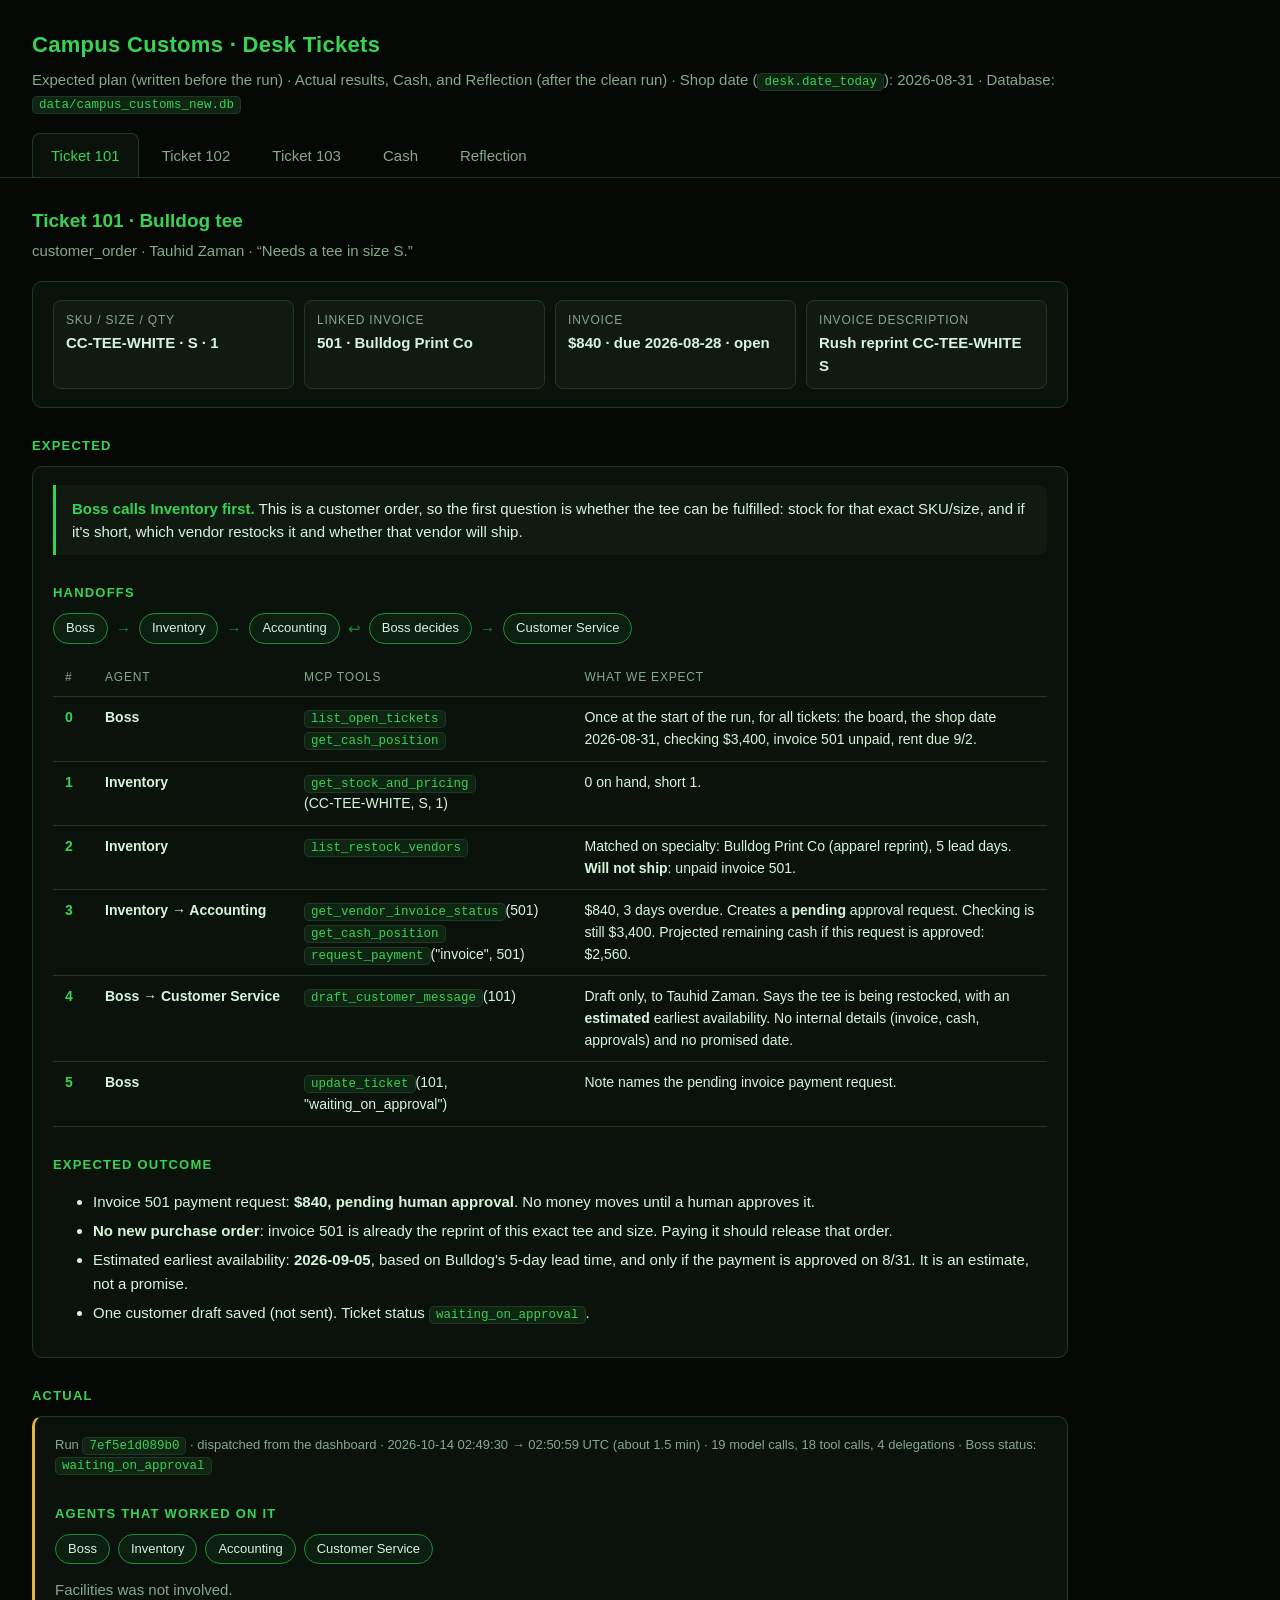
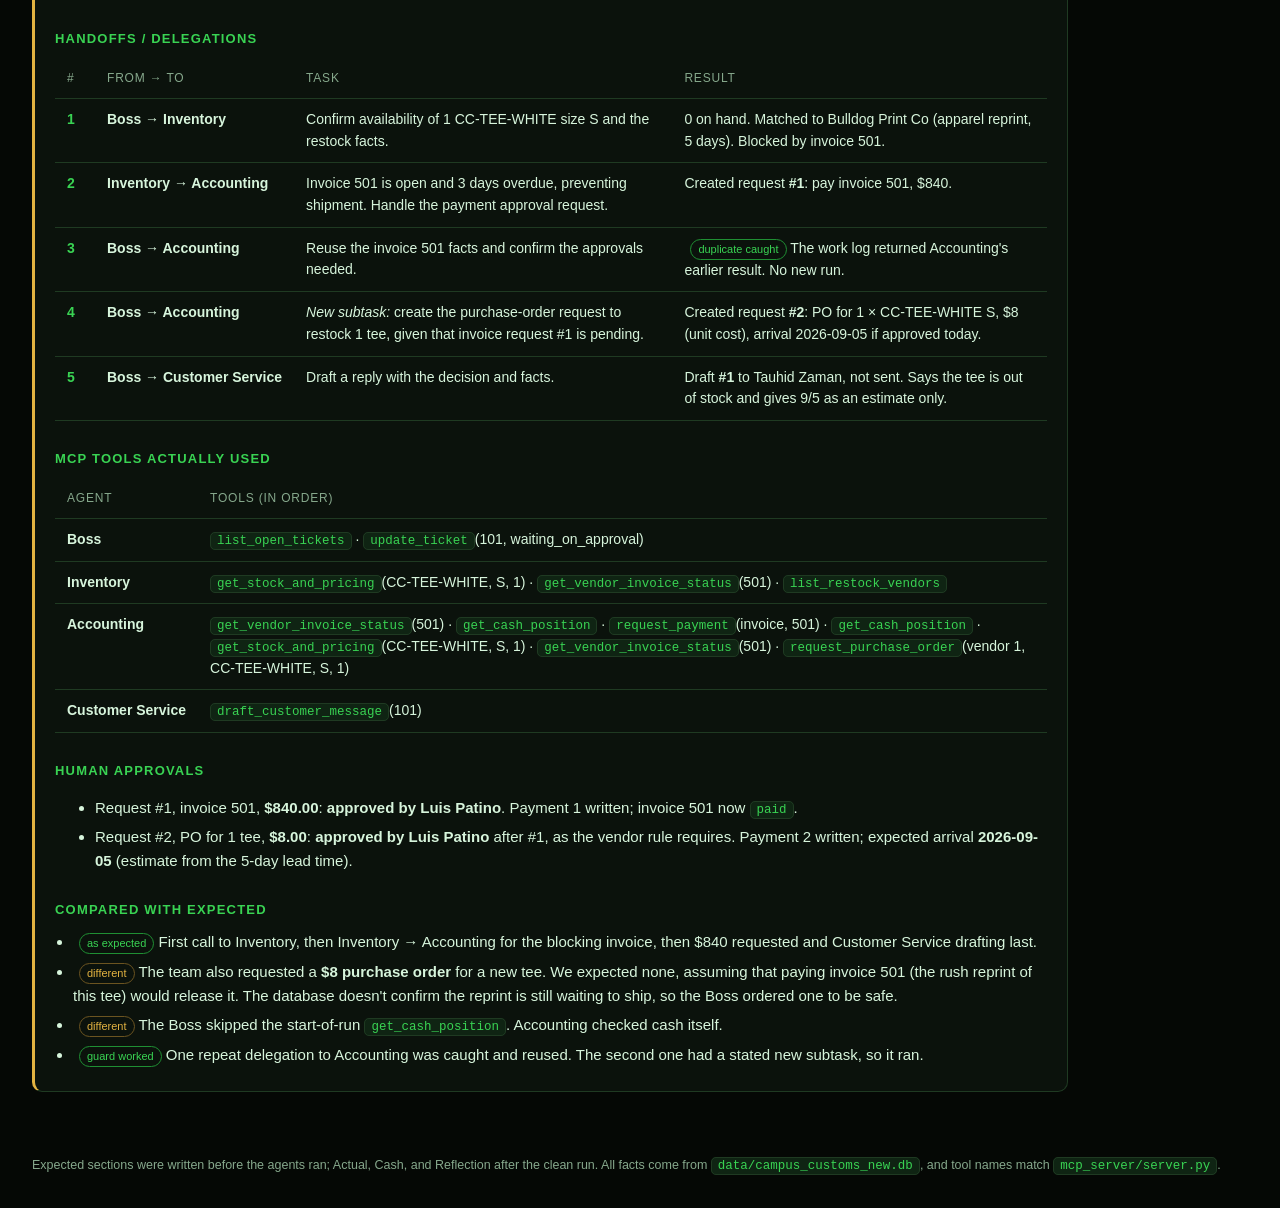
<file: output/desk_tickets.html>
<!DOCTYPE html>
<html lang="en">
<head>
<meta charset="utf-8">
<meta name="viewport" content="width=device-width, initial-scale=1">
<title>Campus Customs – Desk Tickets</title>
<style>
  :root {
    --bg: #050805;
    --panel: #0b120c;
    --panel-2: #101a11;
    --line: #1f3a22;
    --green: #39d353;
    --green-dim: #1f8f33;
    --text: #d7f5dc;
    --muted: #86a88c;
    --amber: #e3b341;
  }
  * { box-sizing: border-box; }
  body {
    margin: 0;
    background: var(--bg);
    color: var(--text);
    font: 15px/1.55 ui-sans-serif, -apple-system, "Segoe UI", Roboto, sans-serif;
  }
  header {
    padding: 28px 32px 0;
    border-bottom: 1px solid var(--line);
  }
  header h1 { margin: 0; font-size: 22px; color: var(--green); letter-spacing: .3px; }
  header p { margin: 6px 0 18px; color: var(--muted); }
  .tabs { display: flex; gap: 4px; flex-wrap: wrap; }
  .tab {
    background: transparent;
    color: var(--muted);
    border: 1px solid transparent;
    border-bottom: none;
    padding: 10px 18px;
    font: inherit;
    cursor: pointer;
    border-radius: 8px 8px 0 0;
  }
  .tab:hover { color: var(--text); }
  .tab[aria-selected="true"] {
    color: var(--green);
    background: var(--panel);
    border-color: var(--line);
  }
  main { padding: 28px 32px 48px; max-width: 1100px; }
  .panel { display: none; }
  .panel.active { display: block; }
  h2 { color: var(--green); font-size: 19px; margin: 0 0 4px; }
  h3 {
    font-size: 13px; text-transform: uppercase; letter-spacing: 1.2px;
    color: var(--green); margin: 28px 0 10px;
  }
  .sub { color: var(--muted); margin: 0 0 18px; }
  .card {
    background: var(--panel);
    border: 1px solid var(--line);
    border-radius: 10px;
    padding: 18px 20px;
    margin-bottom: 16px;
  }
  .facts { display: grid; grid-template-columns: repeat(auto-fit, minmax(170px, 1fr)); gap: 10px; }
  .fact { background: var(--panel-2); border: 1px solid var(--line); border-radius: 8px; padding: 10px 12px; }
  .fact .k { color: var(--muted); font-size: 12px; text-transform: uppercase; letter-spacing: .8px; }
  .fact .v { font-weight: 600; margin-top: 2px; }
  .first {
    border-left: 3px solid var(--green);
    padding: 12px 16px;
    background: var(--panel-2);
    border-radius: 0 8px 8px 0;
  }
  .first b { color: var(--green); }
  table { width: 100%; border-collapse: collapse; font-size: 14px; }
  th, td { text-align: left; padding: 10px 12px; border-bottom: 1px solid var(--line); vertical-align: top; }
  th { color: var(--muted); font-weight: 500; font-size: 12px; text-transform: uppercase; letter-spacing: .8px; }
  td.step { color: var(--green); font-weight: 700; width: 40px; }
  td.agent { white-space: nowrap; font-weight: 600; }
  code {
    font: 12.5px ui-monospace, SFMono-Regular, Menlo, monospace;
    color: var(--green);
    background: #0f2413;
    border: 1px solid var(--line);
    padding: 1px 6px;
    border-radius: 5px;
    white-space: nowrap;
  }
  .flow { display: flex; flex-wrap: wrap; align-items: center; gap: 8px; margin: 4px 0 14px; }
  .node {
    border: 1px solid var(--green-dim);
    color: var(--text);
    border-radius: 999px;
    padding: 4px 12px;
    font-size: 13px;
    background: #0d1f10;
  }
  .arrow { color: var(--green-dim); }
  .outcome li { margin-bottom: 6px; }
  .note { color: var(--amber); }
  .actual {
    border: 1px dashed var(--green-dim);
    border-radius: 10px;
    padding: 22px;
    color: var(--muted);
    text-align: center;
  }
  .later {
    border: 1px dashed var(--green-dim);
    border-radius: 10px;
    padding: 48px;
    text-align: center;
    color: var(--muted);
    font-size: 17px;
  }
  .actual-card { border-left: 3px solid var(--amber); }
  .run-meta { color: var(--muted); font-size: 13px; margin: 0 0 12px; }
  .diff { margin: 0; padding-left: 18px; }
  .diff li { margin-bottom: 6px; }
  .tag { display: inline-block; font-size: 11px; padding: 1px 7px; border-radius: 999px; border: 1px solid var(--line); color: var(--muted); margin-left: 6px; }
  .tag.ok { color: var(--green); border-color: var(--green-dim); }
  .tag.warn { color: var(--amber); border-color: #6b5420; }
  td.num, th.num { text-align: right; font-variant-numeric: tabular-nums; white-space: nowrap; }
  tr.total td { border-top: 2px solid var(--green-dim); font-weight: 700; color: var(--green); }
  footer { color: var(--muted); font-size: 12.5px; padding: 0 32px 32px; }
</style>
</head>
<body>
<header>
  <h1>Campus Customs · Desk Tickets</h1>
  <p>Expected plan (written before the run) · Actual results, Cash, and Reflection (after the clean run) · Shop date (<code>desk.date_today</code>): 2026-08-31 · Database: <code>data/campus_customs_new.db</code></p>
  <nav class="tabs" role="tablist">
    <button class="tab" role="tab" aria-selected="true" data-tab="t101">Ticket 101</button>
    <button class="tab" role="tab" aria-selected="false" data-tab="t102">Ticket 102</button>
    <button class="tab" role="tab" aria-selected="false" data-tab="t103">Ticket 103</button>
    <button class="tab" role="tab" aria-selected="false" data-tab="cash">Cash</button>
    <button class="tab" role="tab" aria-selected="false" data-tab="reflection">Reflection</button>
  </nav>
</header>

<main>

  <!-- ============================== TICKET 101 ============================== -->
  <section class="panel active" id="t101" role="tabpanel">
    <h2>Ticket 101 · Bulldog tee</h2>
    <p class="sub">customer_order · Tauhid Zaman · “Needs a tee in size S.”</p>

    <div class="card facts">
      <div class="fact"><div class="k">SKU / size / qty</div><div class="v">CC-TEE-WHITE · S · 1</div></div>
      <div class="fact"><div class="k">Linked invoice</div><div class="v">501 · Bulldog Print Co</div></div>
      <div class="fact"><div class="k">Invoice</div><div class="v">$840 · due 2026-08-28 · open</div></div>
      <div class="fact"><div class="k">Invoice description</div><div class="v">Rush reprint CC-TEE-WHITE S</div></div>
    </div>

    <h3>Expected</h3>
    <div class="card">
      <div class="first"><b>Boss calls Inventory first.</b> This is a customer order, so the first question is whether the tee can be fulfilled: stock for that exact SKU/size, and if it's short, which vendor restocks it and whether that vendor will ship.</div>

      <h3>Handoffs</h3>
      <div class="flow">
        <span class="node">Boss</span><span class="arrow">→</span>
        <span class="node">Inventory</span><span class="arrow">→</span>
        <span class="node">Accounting</span><span class="arrow">↩</span>
        <span class="node">Boss decides</span><span class="arrow">→</span>
        <span class="node">Customer Service</span>
      </div>

      <table>
        <thead><tr><th>#</th><th>Agent</th><th>MCP tools</th><th>What we expect</th></tr></thead>
        <tbody>
          <tr><td class="step">0</td><td class="agent">Boss</td><td><code>list_open_tickets</code><br><code>get_cash_position</code></td><td>Once at the start of the run, for all tickets: the board, the shop date 2026-08-31, checking $3,400, invoice 501 unpaid, rent due 9/2.</td></tr>
          <tr><td class="step">1</td><td class="agent">Inventory</td><td><code>get_stock_and_pricing</code><br>(CC-TEE-WHITE, S, 1)</td><td>0 on hand, short 1.</td></tr>
          <tr><td class="step">2</td><td class="agent">Inventory</td><td><code>list_restock_vendors</code></td><td>Matched on specialty: Bulldog Print Co (apparel reprint), 5 lead days. <b>Will not ship</b>: unpaid invoice 501.</td></tr>
          <tr><td class="step">3</td><td class="agent">Inventory → Accounting</td><td><code>get_vendor_invoice_status</code>(501)<br><code>get_cash_position</code><br><code>request_payment</code>("invoice", 501)</td><td>$840, 3 days overdue. Creates a <b>pending</b> approval request. Checking is still $3,400. Projected remaining cash if this request is approved: $2,560.</td></tr>
          <tr><td class="step">4</td><td class="agent">Boss → Customer Service</td><td><code>draft_customer_message</code>(101)</td><td>Draft only, to Tauhid Zaman. Says the tee is being restocked, with an <b>estimated</b> earliest availability. No internal details (invoice, cash, approvals) and no promised date.</td></tr>
          <tr><td class="step">5</td><td class="agent">Boss</td><td><code>update_ticket</code>(101, "waiting_on_approval")</td><td>Note names the pending invoice payment request.</td></tr>
        </tbody>
      </table>

      <h3>Expected outcome</h3>
      <ul class="outcome">
        <li>Invoice 501 payment request: <b>$840, pending human approval</b>. No money moves until a human approves it.</li>
        <li><b>No new purchase order</b>: invoice 501 is already the reprint of this exact tee and size. Paying it should release that order.</li>
        <li>Estimated earliest availability: <b>2026-09-05</b>, based on Bulldog's 5-day lead time, and only if the payment is approved on 8/31. It is an estimate, not a promise.</li>
        <li>One customer draft saved (not sent). Ticket status <code>waiting_on_approval</code>.</li>
      </ul>
    </div>

    <h3>Actual</h3>
    <div class="card actual-card">
      <p class="run-meta">Run <code>7ef5e1d089b0</code> · dispatched from the dashboard · 2026-10-14 02:49:30 → 02:50:59 UTC (about 1.5 min) · 19 model calls, 18 tool calls, 4 delegations · Boss status: <code>waiting_on_approval</code></p>

      <h3>Agents that worked on it</h3>
      <div class="flow">
        <span class="node">Boss</span><span class="node">Inventory</span><span class="node">Accounting</span><span class="node">Customer Service</span>
      </div>
      <p class="sub">Facilities was not involved.</p>

      <h3>Handoffs / delegations</h3>
      <table>
        <thead><tr><th>#</th><th>From → To</th><th>Task</th><th>Result</th></tr></thead>
        <tbody>
          <tr><td class="step">1</td><td class="agent">Boss → Inventory</td><td>Confirm availability of 1 CC-TEE-WHITE size S and the restock facts.</td><td>0 on hand. Matched to Bulldog Print Co (apparel reprint, 5 days). Blocked by invoice 501.</td></tr>
          <tr><td class="step">2</td><td class="agent">Inventory → Accounting</td><td>Invoice 501 is open and 3 days overdue, preventing shipment. Handle the payment approval request.</td><td>Created request <b>#1</b>: pay invoice 501, $840.</td></tr>
          <tr><td class="step">3</td><td class="agent">Boss → Accounting</td><td>Reuse the invoice 501 facts and confirm the approvals needed.</td><td><span class="tag ok">duplicate caught</span> The work log returned Accounting's earlier result. No new run.</td></tr>
          <tr><td class="step">4</td><td class="agent">Boss → Accounting</td><td><i>New subtask:</i> create the purchase-order request to restock 1 tee, given that invoice request #1 is pending.</td><td>Created request <b>#2</b>: PO for 1 × CC-TEE-WHITE S, $8 (unit cost), arrival 2026-09-05 if approved today.</td></tr>
          <tr><td class="step">5</td><td class="agent">Boss → Customer Service</td><td>Draft a reply with the decision and facts.</td><td>Draft <b>#1</b> to Tauhid Zaman, not sent. Says the tee is out of stock and gives 9/5 as an estimate only.</td></tr>
        </tbody>
      </table>

      <h3>MCP tools actually used</h3>
      <table>
        <thead><tr><th>Agent</th><th>Tools (in order)</th></tr></thead>
        <tbody>
          <tr><td class="agent">Boss</td><td><code>list_open_tickets</code> · <code>update_ticket</code>(101, waiting_on_approval)</td></tr>
          <tr><td class="agent">Inventory</td><td><code>get_stock_and_pricing</code>(CC-TEE-WHITE, S, 1) · <code>get_vendor_invoice_status</code>(501) · <code>list_restock_vendors</code></td></tr>
          <tr><td class="agent">Accounting</td><td><code>get_vendor_invoice_status</code>(501) · <code>get_cash_position</code> · <code>request_payment</code>(invoice, 501) · <code>get_cash_position</code> · <code>get_stock_and_pricing</code>(CC-TEE-WHITE, S, 1) · <code>get_vendor_invoice_status</code>(501) · <code>request_purchase_order</code>(vendor 1, CC-TEE-WHITE, S, 1)</td></tr>
          <tr><td class="agent">Customer Service</td><td><code>draft_customer_message</code>(101)</td></tr>
        </tbody>
      </table>

      <h3>Human approvals</h3>
      <ul class="outcome">
        <li>Request #1, invoice 501, <b>$840.00</b>: <b>approved by Luis Patino</b>. Payment 1 written; invoice 501 now <code>paid</code>.</li>
        <li>Request #2, PO for 1 tee, <b>$8.00</b>: <b>approved by Luis Patino</b> after #1, as the vendor rule requires. Payment 2 written; expected arrival <b>2026-09-05</b> (estimate from the 5-day lead time).</li>
      </ul>

      <h3>Compared with Expected</h3>
      <ul class="diff">
        <li><span class="tag ok">as expected</span> First call to Inventory, then Inventory → Accounting for the blocking invoice, then $840 requested and Customer Service drafting last.</li>
        <li><span class="tag warn">different</span> The team also requested a <b>$8 purchase order</b> for a new tee. We expected none, assuming that paying invoice 501 (the rush reprint of this tee) would release it. The database doesn't confirm the reprint is still waiting to ship, so the Boss ordered one to be safe.</li>
        <li><span class="tag warn">different</span> The Boss skipped the start-of-run <code>get_cash_position</code>. Accounting checked cash itself.</li>
        <li><span class="tag ok">guard worked</span> One repeat delegation to Accounting was caught and reused. The second one had a stated new subtask, so it ran.</li>
      </ul>
    </div>
  </section>

  <!-- ============================== TICKET 102 ============================== -->
  <section class="panel" id="t102" role="tabpanel">
    <h2>Ticket 102 · Rent due</h2>
    <p class="sub">rent_notice · Elm City Properties · “Email: shop rent due in 2 days.”</p>

    <div class="card facts">
      <div class="fact"><div class="k">Lease</div><div class="v">1 · Chapel Street shop</div></div>
      <div class="fact"><div class="k">Landlord</div><div class="v">Elm City Properties</div></div>
      <div class="fact"><div class="k">Monthly rent</div><div class="v">$2,400</div></div>
      <div class="fact"><div class="k">Next due</div><div class="v">2026-09-02 (2 days)</div></div>
    </div>

    <h3>Expected</h3>
    <div class="card">
      <div class="first"><b>Boss calls Facilities first.</b> Facilities owns leases and rent. The amount and due date must come from the lease table, not from the notice, which gives no amount.</div>

      <h3>Handoffs</h3>
      <div class="flow">
        <span class="node">Boss</span><span class="arrow">→</span>
        <span class="node">Facilities</span><span class="arrow">→</span>
        <span class="node">Accounting</span><span class="arrow">↩</span>
        <span class="node">Boss decides</span>
      </div>

      <table>
        <thead><tr><th>#</th><th>Agent</th><th>MCP tools</th><th>What we expect</th></tr></thead>
        <tbody>
          <tr><td class="step">1</td><td class="agent">Facilities</td><td><code>get_lease_rent_due</code>(1)</td><td>$2,400 to Elm City Properties, due 2026-09-02, 2 days from the shop date. The notice matches the lease. High priority: rent keeps the shop open.</td></tr>
          <tr><td class="step">2</td><td class="agent">Facilities → Accounting</td><td><code>get_cash_position</code><br><code>request_payment</code>("rent", 1)</td><td>Accounting sees the invoice 501 request already pending, then creates a <b>pending</b> rent request. Checking is still $3,400. Projected remaining cash if both pending requests are approved: $160.</td></tr>
          <tr><td class="step">3</td><td class="agent">Boss</td><td><code>update_ticket</code>(102, "waiting_on_approval")</td><td>Note names the pending rent request.</td></tr>
        </tbody>
      </table>

      <h3>Expected outcome</h3>
      <ul class="outcome">
        <li>Rent payment request: <b>$2,400, pending human approval</b>, created once. Facilities hands it to Accounting, and the Boss reuses that result instead of sending rent to Accounting again.</li>
        <li><b>No Customer Service step</b>: the requester is the landlord, and nobody contacts the landlord. The payment request is the response.</li>
        <li>Ticket status <code>waiting_on_approval</code>.</li>
      </ul>
    </div>

    <h3>Actual</h3>
    <div class="card actual-card">
      <p class="run-meta">Run <code>1b478145ae7d</code> · dispatched from the dashboard · 2026-10-14 02:56:00 → 02:56:35 UTC (35 s) · 11 model calls, 8 tool calls, 2 delegations · Boss status: <code>waiting_on_approval</code></p>

      <h3>Agents that worked on it</h3>
      <div class="flow">
        <span class="node">Boss</span><span class="node">Facilities</span><span class="node">Accounting</span>
      </div>
      <p class="sub">Inventory and Customer Service were not involved.</p>

      <h3>Handoffs / delegations</h3>
      <table>
        <thead><tr><th>#</th><th>From → To</th><th>Task</th><th>Result</th></tr></thead>
        <tbody>
          <tr><td class="step">1</td><td class="agent">Boss → Facilities</td><td>Check lease 1's rent details and due date, and any approval status, for rent notice ticket 102.</td><td>Chapel Street shop, Elm City Properties, $2,400 due 2026-09-02 (2 days). The notice matches the lease.</td></tr>
          <tr><td class="step">2</td><td class="agent">Facilities → Accounting</td><td>Prepare the rent payment request for lease 1, $2,400 due 2026-09-02. Check pending requests and cash first.</td><td>Created request <b>#3</b>: rent for lease 1, $2,400. Checking was $2,552, leaving $152 if approved.</td></tr>
        </tbody>
      </table>

      <h3>MCP tools actually used</h3>
      <table>
        <thead><tr><th>Agent</th><th>Tools (in order)</th></tr></thead>
        <tbody>
          <tr><td class="agent">Boss</td><td><code>list_open_tickets</code> · <code>update_ticket</code>(102, waiting_on_approval)</td></tr>
          <tr><td class="agent">Facilities</td><td><code>get_lease_rent_due</code>(1) · <code>get_cash_position</code></td></tr>
          <tr><td class="agent">Accounting</td><td><code>get_cash_position</code> · <code>request_payment</code>(rent, 1, ticket 102)</td></tr>
        </tbody>
      </table>

      <h3>Human approvals</h3>
      <ul class="outcome">
        <li>Request #3, rent for lease 1, <b>$2,400.00</b>: <b>approved by Luis Patino</b>. Payment 3 written; checking $2,552.00 → <b>$152.00</b>; lease 1's <code>next_due</code> moved to <b>2026-10-02</b>.</li>
      </ul>

      <h3>Compared with Expected</h3>
      <ul class="diff">
        <li><span class="tag ok">as expected</span> Exactly the planned chain: Boss → Facilities → Accounting, one $2,400 rent request, and no Customer Service draft (the requester is the landlord). Rent went to Accounting once only.</li>
        <li><span class="tag warn">small waste</span> Facilities also called <code>get_cash_position</code>, which Accounting owns and called again. One redundant tool call.</li>
        <li><span class="tag warn">reporting gap</span> The Boss's report lists <code>handled_by: boss, facilities</code> and leaves out Accounting, even though Accounting created request #3. The audit trail shows the full chain.</li>
        <li><span class="tag ok">efficient</span> The cheapest ticket so far: 11 model calls, about 21k tokens.</li>
      </ul>
    </div>
  </section>

  <!-- ============================== TICKET 103 ============================== -->
  <section class="panel" id="t103" role="tabpanel">
    <h2>Ticket 103 · Bulk hoodie discount</h2>
    <p class="sub">price_override · Yale AI Club · “Student org wants 20 hoodies, size M, asking for a bulk discount.”</p>

    <div class="card facts">
      <div class="fact"><div class="k">SKU / size / qty</div><div class="v">CC-HOOD-NAVY · M · 20</div></div>
      <div class="fact"><div class="k">On hand</div><div class="v">8 (short 12)</div></div>
      <div class="fact"><div class="k">Unit cost / list</div><div class="v">$22 / $58</div></div>
      <div class="fact"><div class="k">Restock vendor</div><div class="v">Bulldog Print Co · 5 days</div></div>
    </div>

    <h3>Expected</h3>
    <div class="card">
      <div class="first"><b>Boss calls Inventory first.</b> A discount only makes sense once we know how many hoodies can actually be delivered and whether the shortfall can be restocked.</div>

      <h3>Handoffs</h3>
      <div class="flow">
        <span class="node">Boss</span><span class="arrow">→</span>
        <span class="node">Inventory</span><span class="arrow">→</span>
        <span class="node">Accounting</span><span class="arrow">↩</span>
        <span class="node">Boss decides</span><span class="arrow">→</span>
        <span class="node">Customer Service</span>
      </div>

      <table>
        <thead><tr><th>#</th><th>Agent</th><th>MCP tools</th><th>What we expect</th></tr></thead>
        <tbody>
          <tr><td class="step">1</td><td class="agent">Inventory</td><td><code>get_stock_and_pricing</code><br>(CC-HOOD-NAVY, M, 20)</td><td>8 on hand, short 12. Returns cost $22 and list price $58.</td></tr>
          <tr><td class="step">2</td><td class="agent">Inventory</td><td>(reuses ticket 101's <code>list_restock_vendors</code> result)</td><td>Bulldog Print Co restocks the 12, with a 5-day lead time. It won't ship until invoice 501 is paid; that payment request is already pending from ticket 101.</td></tr>
          <tr><td class="step">3</td><td class="agent">Inventory → Accounting</td><td><code>get_cash_position</code><br>(pricing passed from step 1)</td><td>
            Shows the economics; does not decide:
            <ul>
              <li>Per unit at list: $36 margin (62.1%). Break-even: $22.</li>
              <li><b>The 8 available</b> at list: $464 revenue, $176 cost, $288 margin. They are already on the shelf, so no new cash is needed.</li>
              <li>The margin at any discount the Boss considers.</li>
              <li>Restocking 12 would cost $264, more than the $160 projected remaining cash after the pending requests, so <b>no PO is requested</b>.</li>
              <li>No revenue is counted toward cash.</li>
            </ul>
          </td></tr>
          <tr><td class="step">4</td><td class="agent">Boss</td><td>—</td><td>Decides whether offering the 8 now makes sense, and whether to offer a discount and at what price, using Accounting's numbers. Partial fulfillment stays an <b>option</b> for the customer, not an automatic decision. No discount is picked just because anything above $22 is profitable.</td></tr>
          <tr><td class="step">5</td><td class="agent">Boss → Customer Service</td><td><code>draft_customer_message</code>(103)</td><td>Draft only, to Yale AI Club. It contains only what the Boss decided. No price or split is promised beyond that, and no internal finances are mentioned.</td></tr>
          <tr><td class="step">6</td><td class="agent">Boss</td><td><code>update_ticket</code>(103, "in_progress")</td><td>Note: waiting on the club's reply and the Boss's pricing decision.</td></tr>
        </tbody>
      </table>

      <h3>Expected outcome</h3>
      <ul class="outcome">
        <li>Not marked <code>blocked</code>: the shortage has a realistic option (8 now).</li>
        <li>No PO request. Restocking 12 ($264) doesn't fit within the projected remaining cash.</li>
        <li>Any discount comes from a Boss decision based on Accounting's economics, not from a policy.</li>
        <li>One customer draft saved (not sent). Ticket status <code>in_progress</code>.</li>
      </ul>
    </div>

    <h3>Actual</h3>
    <div class="card actual-card">
      <p class="run-meta">Run <code>f6745292c571</code> · dispatched from the dashboard · 2026-10-14 03:00:26 → 03:01:52 UTC (about 1.5 min) · 12 model calls, 10 tool calls, 3 delegations · Boss status: <code>in_progress</code></p>

      <h3>Agents that worked on it</h3>
      <div class="flow">
        <span class="node">Boss</span><span class="node">Inventory</span><span class="node">Accounting</span><span class="node">Customer Service</span>
      </div>
      <p class="sub">Facilities was not involved.</p>

      <h3>Handoffs / delegations</h3>
      <table>
        <thead><tr><th>#</th><th>From → To</th><th>Task</th><th>Result</th></tr></thead>
        <tbody>
          <tr><td class="step">1</td><td class="agent">Boss → Inventory</td><td>Confirm available CC-HOOD-NAVY size M and the restock/vendor details. Do not order.</td><td>8 of 20 on hand, short 12. Bulldog Print Co (apparel reprint) <b>can ship</b>: invoice 501 was already paid on ticket 101.</td></tr>
          <tr><td class="step">2</td><td class="agent">Boss → Accounting</td><td>Assess the bulk discount for 20 hoodies: pricing, margin, cash, and approval needs. Do not create an unnecessary request.</td><td>List $58, cost/break-even $22, margin $36 (62.1%). Restocking 12 = $264 vs. $152 checking, a <b>$112 shortfall</b>, so <b>no PO request</b>.</td></tr>
          <tr><td class="step">3</td><td class="agent">Boss → Customer Service</td><td>Draft, without sending, the Boss's decision: $55 each for 20, 8 available now, 12 only if restock is approved.</td><td>Draft <b>#2</b> to Yale AI Club, not sent. Partial fulfillment is offered "only for consideration".</td></tr>
        </tbody>
      </table>

      <h3>MCP tools actually used</h3>
      <table>
        <thead><tr><th>Agent</th><th>Tools (in order)</th></tr></thead>
        <tbody>
          <tr><td class="agent">Boss</td><td><code>list_open_tickets</code> · <code>update_ticket</code>(103, in_progress)</td></tr>
          <tr><td class="agent">Inventory</td><td><code>get_stock_and_pricing</code>(CC-HOOD-NAVY, M, 20) · <code>list_restock_vendors</code></td></tr>
          <tr><td class="agent">Accounting</td><td><code>get_stock_and_pricing</code>(CC-HOOD-NAVY, M, 20) · <code>get_cash_position</code></td></tr>
          <tr><td class="agent">Customer Service</td><td><code>draft_customer_message</code>(103)</td></tr>
        </tbody>
      </table>

      <h3>Human approvals</h3>
      <ul class="outcome">
        <li><b>None.</b> The team created no payment or purchase-order request, so there was nothing to sign and cash did not change ($152.00).</li>
      </ul>

      <h3>The Boss's decision</h3>
      <ul class="outcome">
        <li>Offer <b>$55 per hoodie</b>: $3 (5.2%) below the $58 list price, $33 margin per unit over the $22 cost. That's $1,100 for 20.</li>
        <li>Partial fulfillment (<b>8 now, 12 later</b>) offered as an <b>option</b> for the club to accept, not as policy.</li>
        <li>The remaining 12 wait until the $112 funding gap is closed; then Accounting would create a PO for human approval. The ticket stays <code>in_progress</code>, not <code>blocked</code>.</li>
      </ul>

      <h3>Compared with Expected</h3>
      <ul class="diff">
        <li><span class="tag ok">as expected</span> Inventory first, 8 vs. 12 short, margin shown, no PO because $264 &gt; cash, partial fulfillment as an option, not blocked, Customer Service drafting last, no approvals.</li>
        <li><span class="tag warn">different</span> The Boss called Inventory and Accounting separately instead of Inventory handing off to Accounting. Same result, different route.</li>
        <li><span class="tag warn">different</span> Accounting re-ran <code>get_stock_and_pricing</code> instead of reusing Inventory's numbers. One redundant call.</li>
        <li><span class="tag warn">question</span> The Boss chose <b>$55</b> without explaining why that level. It's modest and profitable, but not clearly justified by Accounting's numbers.</li>
        <li><span class="tag warn">question</span> The draft quotes $55 for all 20 although only 8 can be supplied right now, and it names the vendor (Bulldog Print Co) to the customer, a small internal detail.</li>
      </ul>
    </div>
  </section>

  <!-- ============================== CASH ============================== -->
  <section class="panel" id="cash" role="tabpanel">
    <h2>Cash</h2>
    <p class="sub">Actual cash only. Pending approval requests are not cash changes. Checking moves only when a human approves a request and the payment is written.</p>

    <div class="card facts">
      <div class="fact"><div class="k">Starting balance (after reset)</div><div class="v">$3,400.00</div></div>
      <div class="fact"><div class="k">Reset</div><div class="v">2026-10-14 02:41 UTC</div></div>
      <div class="fact"><div class="k">Shop date</div><div class="v">2026-08-31</div></div>
      <div class="fact"><div class="k">Ending balance</div><div class="v" id="cash-end">$152.00</div></div>
    </div>

    <h3>Ledger</h3>
    <div class="card">
      <table>
        <thead><tr><th>Ticket</th><th>Payment</th><th>Caused by</th><th>Approved by</th><th class="num">Change</th><th class="num">Checking after</th></tr></thead>
        <tbody>
          <tr><td>—</td><td>—</td><td>Starting balance after reset</td><td>—</td><td class="num">—</td><td class="num">$3,400.00</td></tr>
          <tr><td>101</td><td>#1 · invoice</td><td>Pay Bulldog Print Co invoice 501 (overdue rush reprint) to unblock the vendor</td><td>Luis Patino</td><td class="num">−$840.00</td><td class="num">$2,560.00</td></tr>
          <tr><td>101</td><td>#2 · purchase_order</td><td>Restock 1 × CC-TEE-WHITE size S from Bulldog at $8 unit cost (arrival ≈ 2026-09-05)</td><td>Luis Patino</td><td class="num">−$8.00</td><td class="num">$2,552.00</td></tr>
          <tr><td>102</td><td>#3 · rent</td><td>Pay lease 1 rent (Chapel Street shop) to Elm City Properties, due 2026-09-02</td><td>Luis Patino</td><td class="num">−$2,400.00</td><td class="num">$152.00</td></tr>
          <tr><td>103</td><td>—</td><td>No payment or purchase order. The 12-hoodie restock ($264) didn't fit in $152, so none was requested.</td><td>—</td><td class="num">$0.00</td><td class="num">$152.00</td></tr>
          <tr class="total"><td colspan="4">Ending balance (3 approved payments, $3,248.00 total)</td><td class="num">−$3,248.00</td><td class="num">$152.00</td></tr>
        </tbody>
      </table>
    </div>

    <h3>Verification</h3>
    <div class="card">
      <ul class="outcome">
        <li><code>cash_accounts</code> in <code>data/campus_customs_new.db</code> after the run: <b>checking = 152.0</b> (dated 2026-08-31). <span class="tag ok">matches</span></li>
        <li><code>payments</code> has exactly 3 rows, all <code>approved_by = Luis Patino</code>: invoice 501 $840.00, purchase order $8.00, rent $2,400.00. Sum $3,248.00, and $3,400.00 − $3,248.00 = $152.00.</li>
        <li><code>approval_requests</code>: 3 approved, <b>0 pending</b>. No pending request was ever counted as a cash change.</li>
        <li>Cash never went below zero. No request was refused: the $264 restock for 12 hoodies was never requested, because it wouldn't fit in $152.</li>
      </ul>
    </div>
  </section>

  <!-- ============================== REFLECTION ============================== -->
  <section class="panel" id="reflection" role="tabpanel">
    <h2>Reflection</h2>
    <p class="sub">Written after the clean run. Based only on what actually happened (see the ticket Actual sections and the Cash tab).</p>

    <div class="card">
      <p>Overall, I think the agents performed well, but the runs also showed where having multiple agents can add unnecessary complexity.</p>

      <h3>Ticket 101</h3>
      <p>The team found the stock problem, the unpaid vendor invoice, got the payment approved, and drafted the customer response correctly. The main difference from what I expected was that it also created an extra $8 purchase order for the tee. I originally thought paying invoice 501 would already release the reprint, but the database did not fully confirm that, so the agent took the safer route.</p>

      <h3>Ticket 102</h3>
      <p>This was the cleanest run and was almost exactly what I expected: Boss → Facilities → Accounting, then I approved the $2,400 rent payment. The only unnecessary step was that Facilities checked cash and Accounting checked it again.</p>

      <h3>Ticket 103</h3>
      <p>I think the team handled this one well because it did not just mark the order as impossible. It recognized that 8 hoodies were available, that restocking the other 12 would cost $264 when only $152 of cash remained, and the Boss offered $55 each with partial fulfillment as an option. No payment was made and the customer message was only drafted.</p>
      <p><b>What I would add:</b> since we don't have the money to restock the other 12 hoodies, we could ask the Yale AI Club to <b>prepay those 12</b> (12 × $55 = $660). That covers the $264 restock and lets us order immediately. With Bulldog Print Co's 5-day lead time, they would ship about 5 days after the prepayment (around 2026-09-05 if paid and approved on 8/31). That way the order isn't left on hold: we're actively working on it, funded with the client's money instead of cash we don't have. We couldn't do this in this homework because no revenue comes in, so the agents correctly didn't count any customer money. In a real shop, the Boss could offer prepayment in the customer draft, and Accounting would request the PO once the prepayment arrives, still with human approval.</p>

      <h3>Cash controls</h3>
      <p>The cash controls also worked well. We started with $3,400, paid $848 for Ticket 101 and $2,400 for Ticket 102, and finished with $152, which matches the database.</p>

      <h3>Ticket status vs. real outcome</h3>
      <p>One issue I noticed is that the ticket status and the real outcome can get out of sync after human approvals. Tickets 101 and 102 still say <code>waiting_on_approval</code> in the database because that was the Boss's last update before I approved the requests, even though the approvals were completed afterward. The dashboard works around this by showing "Approved by you," but I think the cleaner design would be for the approval flow to update the ticket once its final pending approval is completed.</p>
      <p class="sub"><span class="tag ok">fixed going forward</span> The approval flow now marks a ticket <code>resolved</code> when its last pending request is approved, with the note "All approvals granted by [approver]". This only applies when the Boss left the ticket <code>waiting_on_approval</code>; a ticket waiting on a customer reply, like 103, keeps its status. The clean run above was not changed and still shows the original behavior.</p>

      <h3>Where one agent + tools would have been simpler</h3>
      <p>One part that probably would have been simpler with one agent + tools is Ticket 102. Checking a lease, checking cash, and requesting the rent payment is pretty linear, so having Facilities and Accounting hand work back and forth added some overhead without much extra reasoning.</p>

      <h3>What the team could handle with today's tools</h3>
      <ol>
        <li>Another out-of-stock customer order and decide whether it can be restocked.</li>
        <li>Another upcoming rent or unpaid vendor invoice and prepare the required approval.</li>
        <li>Another bulk-order discount request by checking stock, costs, margins, and cash.</li>
      </ol>

      <h3>What it could not solve today</h3>
      <ol>
        <li>Tracking where a vendor shipment physically is — we would need a vendor/carrier tracking tool.</li>
        <li>Handling payroll or employee issues — we would need payroll/HR data and probably an HR agent.</li>
        <li>Deciding which marketing campaign is performing best — we would need sales/marketing analytics tools and probably a Marketing agent.</li>
      </ol>
    </div>
  </section>

</main>

<footer>Expected sections were written before the agents ran; Actual, Cash, and Reflection after the clean run. All facts come from <code>data/campus_customs_new.db</code>, and tool names match <code>mcp_server/server.py</code>.</footer>

<script>
  const tabs = document.querySelectorAll('.tab');
  function show(id) {
    tabs.forEach(t => t.setAttribute('aria-selected', String(t.dataset.tab === id)));
    document.querySelectorAll('.panel').forEach(p => p.classList.toggle('active', p.id === id));
    history.replaceState(null, '', '#' + id);
  }
  tabs.forEach(t => t.addEventListener('click', () => show(t.dataset.tab)));
  const start = location.hash.slice(1);
  if (document.getElementById(start)) show(start);
</script>
</body>
</html>
</file>
